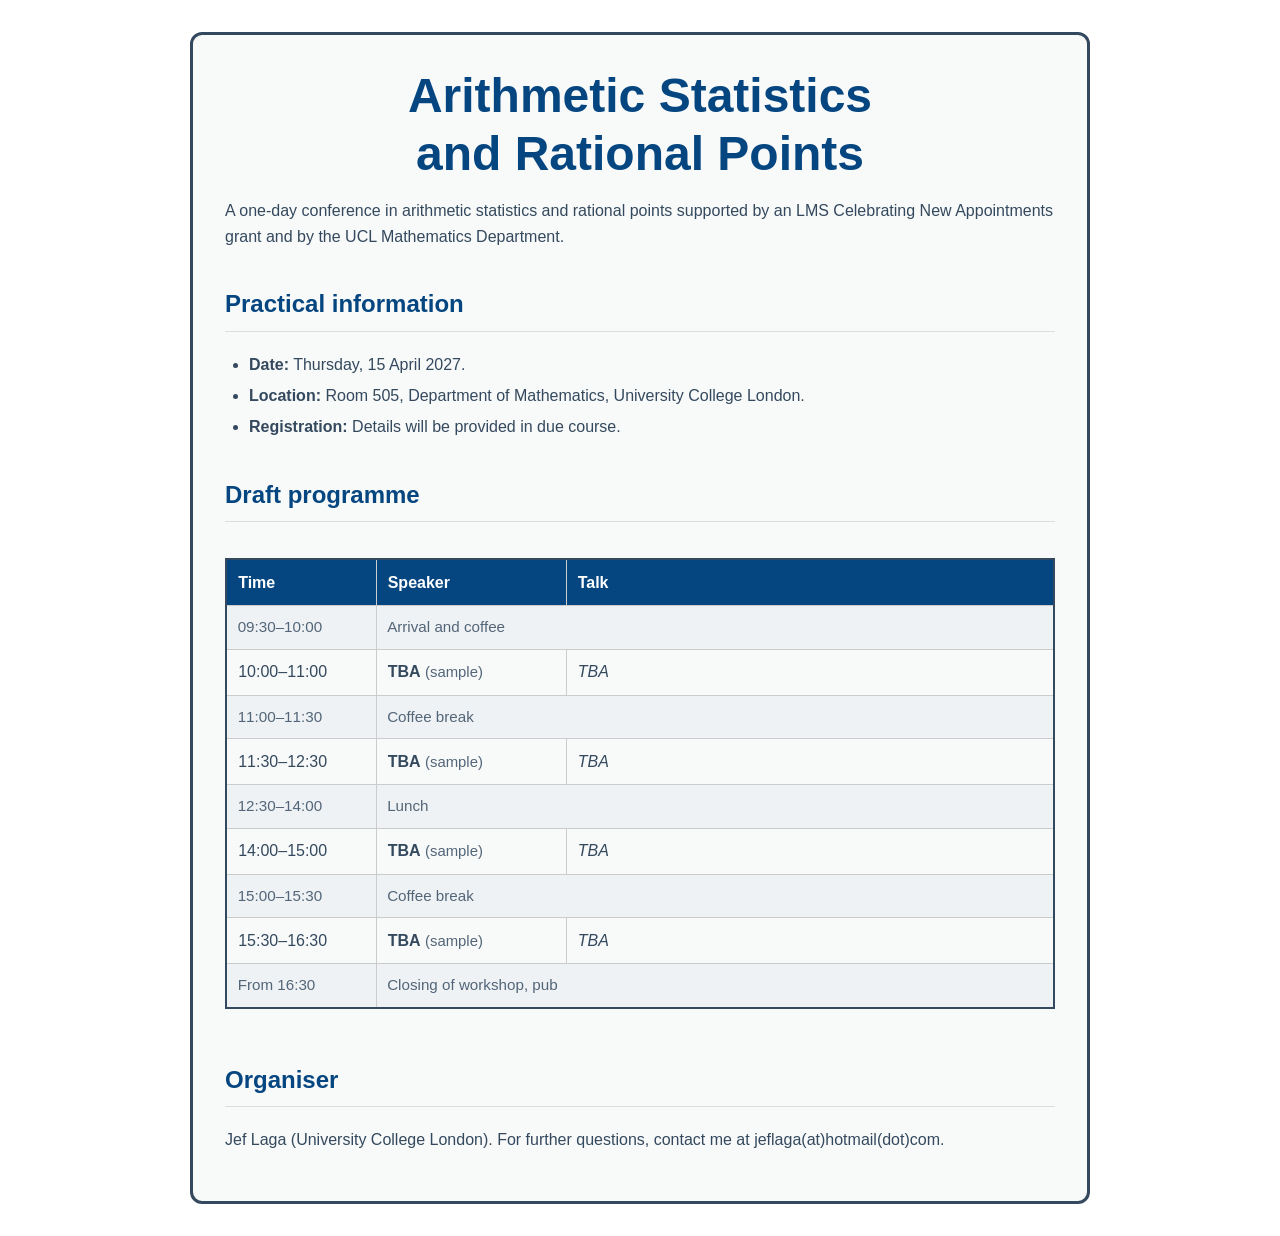
<file: lms-conference-2027/index.html>
<!DOCTYPE html>
<html lang="en-GB">
<head>
  <meta charset="utf-8">
  <meta name="viewport" content="width=device-width, initial-scale=1">
  <meta name="description" content="Arithmetic Statistics and Rational Points: a one-day mathematics workshop at University College London on Thursday 15 April 2027.">
  <meta name="author" content="Jef Laga">
  <title>Arithmetic Statistics and Rational Points — UCL, 15 April 2027</title>
  <style>
    /* Adapted to match the colours, typography and layout of jeflaga.com.
       All styling is embedded: this HTML file can be hosted on its own. */
    :root {
      --body-color: #34495e;
      --heading-color: #054680;
      --link-color: #269dc7;
      --background: #f8f9f9;
    }

    *, *::before, *::after { box-sizing: border-box; }
    html { scroll-behavior: smooth; }
    body {
      font-family: -apple-system, BlinkMacSystemFont, "Segoe UI", Roboto, sans-serif;
      color: var(--body-color);
      background-color: white;
      margin: 0;
      padding: 0;
      line-height: 1.6;
      font-size: 1rem;
    }
    #content {
      background: var(--background);
      border: 3px solid var(--body-color);
      border-radius: 12px;
      max-width: 900px;
      margin: 2rem auto;
      padding: 2rem;
    }
    .title {
      font-size: clamp(1.65rem, 5vw, 3rem);
      line-height: 1.2;
      text-align: center;
      color: var(--heading-color);
      margin: 0 0 .2em;
      text-wrap: balance;
    }
    .subtitle {
      display: block;
      margin-top: .55em;
      font-size: 1rem;
      font-weight: bold;
      line-height: 1.5;
      text-align: center;
      color: var(--body-color);
    }
    .event-date {
      text-align: center;
      font-size: 1.15rem;
      margin: 1.25rem 0 0.15rem;
    }
    .event-location { text-align: center; margin: 0 0 1.7rem; }
    h1, h2, h3, h4 { color: var(--heading-color); margin-top: 1.5em; }
    h2 { border-bottom: 1px solid #ddd; padding-bottom: .3em; }
    h3 { margin-bottom: .25em; }
    a { color: var(--link-color); text-decoration: none; }
    a:hover { text-decoration: underline; }
    a:focus-visible { outline: 3px solid var(--link-color); outline-offset: 3px; }
    .page-nav { text-align: center; font-size: .95rem; margin: 1.3rem 0; }
    .page-nav a { margin: 0 .45rem; white-space: nowrap; }
    .status-note { font-size: .93rem; color: #536578; }
    .table-scroll { width: 100%; overflow-x: auto; }
    table { width: 100%; border-collapse: collapse; margin: 1em 0; border: 2px solid var(--body-color); }
    th, td { border: 1px solid #ccc; padding: .6em .7em; text-align: left; vertical-align: top; }
    th { background-color: var(--heading-color); color: white; }
    td.time { width: 150px; white-space: nowrap; font-variant-numeric: tabular-nums; }
    td.speaker { width: 190px; }
    .break-row td { background: #eef2f4; color: #536578; font-size: .95rem; }
    .speaker-name { font-weight: 600; }
    .talk-title { font-style: italic; }
    .detail-list { padding-left: 1.5rem; }
    .detail-list li { margin: .35rem 0; }
    .footer {
      margin-top: 2.3rem;
      padding-top: .7rem;
      border-top: 1px solid #ddd;
      font-size: .85rem;
      text-align: center;
      color: #777;
    }
    @media (max-width: 940px) {
      #content { margin: 1rem; padding: 1.4rem; }
    }
    @media (max-width: 520px) {
      #content { padding: 1rem; border-width: 2px; }
      .page-nav a { display: inline-block; margin: .2rem .4rem; }
      th, td { padding: .5em; }
      table { min-width: 620px; }
    }
    @media print {
      body { color: black; }
      #content { margin: 0 auto; border: none; max-width: none; background: white; }
      .page-nav { display: none; }
      table { break-inside: avoid; }
      a { color: inherit; text-decoration: underline; }
    }
  </style>
</head>
<body>
  <main id="content">
    <header>
      <h1 class="title">Arithmetic Statistics and Rational Points
      </h1>
    </header>

      <p>
        A one-day conference in arithmetic statistics and rational points supported by an LMS Celebrating New Appointments grant and by the UCL Mathematics Department.
      </p>



      <section id="information" aria-labelledby="info-heading">
      <h2 id="info-heading">Practical information</h2>
      <ul class="detail-list">
        <li><strong>Date:</strong> Thursday, 15 April 2027.</li>
        <li><strong>Location:</strong> Room 505, Department of Mathematics, University College London.</li>
        <li><strong>Registration:</strong> Details will be provided in due course.</li>
      </ul>
    </section>
    

    <section id="programme" aria-labelledby="programme-heading">
      <h2 id="programme-heading">Draft programme</h2>

      <div class="table-scroll" role="region" aria-label="Workshop timetable" tabindex="0">
        <table>
          <thead>
            <tr><th scope="col">Time</th><th scope="col">Speaker</th><th scope="col">Talk</th></tr>
          </thead>
          <tbody>
            <tr class="break-row"><td class="time">09:30–10:00</td><td colspan="2">Arrival and coffee</td></tr>
            <tr>
              <td class="time">10:00–11:00</td>
              <td class="speaker"><span class="speaker-name">TBA</span> <span class="status-note">(sample)</span></td>
              <td><span class="talk-title">TBA</span></td>
            </tr>
            <tr class="break-row"><td class="time">11:00–11:30</td><td colspan="2">Coffee break</td></tr>
            <tr>
              <td class="time">11:30–12:30</td>
              <td class="speaker"><span class="speaker-name">TBA</span> <span class="status-note">(sample)</span></td>
              <td><span class="talk-title">TBA</span></td>
            </tr>
            <tr class="break-row"><td class="time">12:30–14:00</td><td colspan="2">Lunch</td></tr>
            <tr>
              <td class="time">14:00–15:00</td>
              <td class="speaker"><span class="speaker-name">TBA</span> <span class="status-note">(sample)</span></td>
              <td><span class="talk-title">TBA</span></td>
            </tr>
            <tr class="break-row"><td class="time">15:00–15:30</td><td colspan="2">Coffee break</td></tr>
            <tr>
              <td class="time">15:30–16:30</td>
              <td class="speaker"><span class="speaker-name">TBA</span> <span class="status-note">(sample)</span></td>
              <td><span class="talk-title">TBA</span></td>
            </tr>
            <tr class="break-row"><td class="time">From 16:30</td><td colspan="2">Closing of workshop, pub</td></tr>
          </tbody>
        </table>
      </div>
    </section>



    <section aria-labelledby="contact-heading">
      <h2 id="contact-heading">Organiser</h2>
      <p>Jef Laga (University College London). For further questions, contact me at jeflaga(at)hotmail(dot)com.</p>
    </section>

  </main>
</body>
</html>
</file>
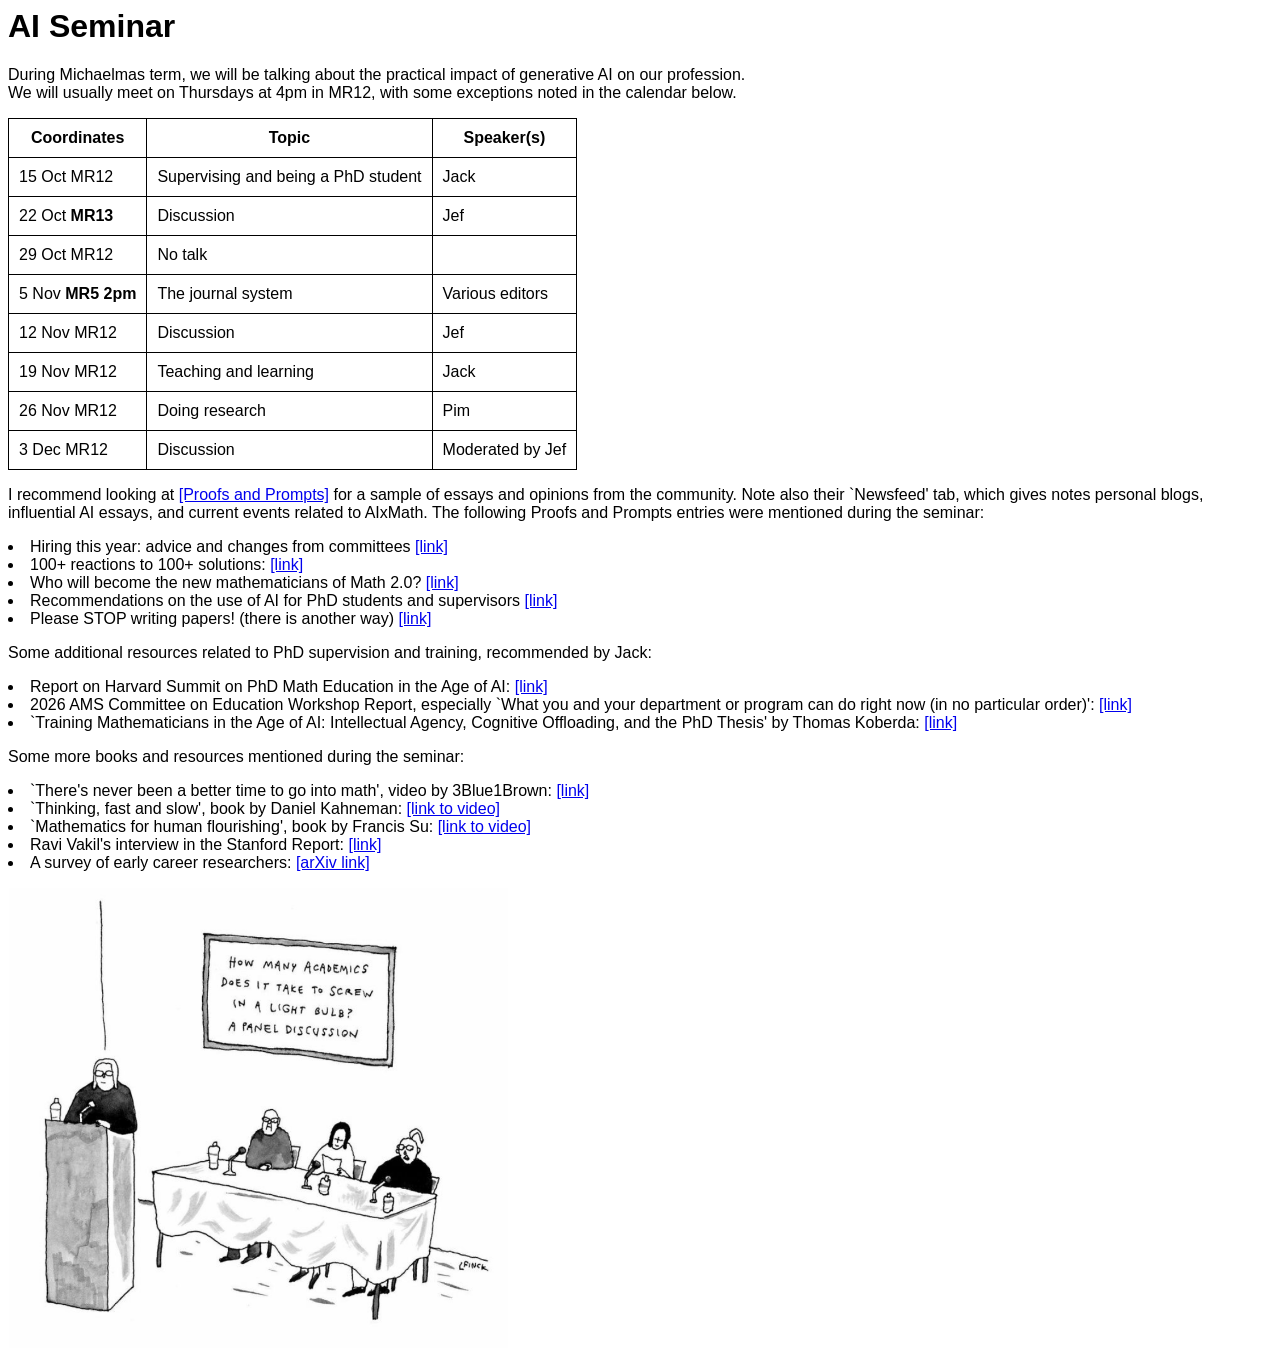
<file: aiseminar/aiseminar.html>
<html>


<style>
table, th, td {
  border:1px solid black;
  border-collapse: collapse;
  padding: 10px;
}
</style>



<body style="font-family: arial" font-size="17px">
<title>AI Seminar</title>

<p>

<h1>AI Seminar</h1>


During Michaelmas term, we will be talking about the practical impact of generative AI on our profession.
<br>We will usually meet on Thursdays at 4pm in MR12, with some exceptions noted in the calendar below.

<p>
<table>
  <tr>
    <th>Coordinates</th>
    <th>Topic</th>
    <th>Speaker(s)</th>
  </tr>
  <tr>
    <td>15 Oct MR12</td>
    <td>Supervising and being a PhD student</td>
    <td>Jack</td>
  </tr>
   <tr>
    <td>22 Oct <b>MR13</b></td>
    <td>Discussion</td>
    <td>Jef</td>
  </tr>
  <tr>
    <td>29 Oct MR12</td>
    <td>No talk</td>
    <td></td>
  </tr>
  <tr>
    <td>5 Nov <b>MR5 2pm</b></b> </td>
    <td>The journal system</td>
    <td>Various editors</td>
  </tr>
  <tr>
    <td>12 Nov MR12</td>
    <td>Discussion</td>
    <td>Jef</td>
  </tr>
<tr>
    <td>19 Nov MR12</td>
    <td>Teaching and learning</td>
    <td>Jack</td>
  </tr>
  <tr>
    <td>26 Nov MR12</td>
    <td>Doing research</td>
    <td>Pim</td>
  </tr>
  <tr>
    <td>3 Dec MR12</td>
    <td>Discussion</td></td>
    <td>Moderated by Jef</td>
  </tr>
</table>

<p>
<p>
  
I recommend looking at <a href="https://proofsandprompts.com">[Proofs and Prompts]</a> for a sample of essays and opinions from the community. 
Note also their `Newsfeed' tab, which gives notes personal blogs, influential AI essays, and current events related to AIxMath.
The following Proofs and Prompts entries were mentioned during the seminar:
<li>
  Hiring this year: advice and changes from committees <a href="https://proofsandprompts.com/2026/11/14/hiring-this-year-advice-and-changes-from-committees/">[link]</a> 
</li>
<li>
  100+ reactions to 100+ solutions: <a href="https://proofsandprompts.com/2026/10/08/100-reactions-to-100-solutions/">[link]</a> 
</li>
<li>
  Who will become the new mathematicians of Math 2.0? <a href="https://proofsandprompts.com/2026/10/20/who-will-become-the-new-mathematicians-of-math-2-0/">[link]</a> 
</li>
<li>
  Recommendations on the use of AI for PhD students and supervisors <a href="https://proofsandprompts.com/2026/10/19/recommendations-on-the-use-of-ai-for-phd-students-and-supervisors/">[link]</a> 
</li>
<li>
  Please STOP writing papers! (there is another way) <a href="https://proofsandprompts.com/2026/11/02/please-stop-writing-papers-there-is-another-way/">[link]</a> 
</li>



<p>
  
Some additional resources related to PhD supervision and training, recommended by Jack: 
<li>
Report on Harvard Summit on PhD Math Education in the Age of AI: <a href="https://cmsa.fas.harvard.edu/aimathphd_summit/">[link]</a>
</li>
<li>2026 AMS Committee on Education Workshop Report, especially `What you and your department or program can do right now (in no particular order)': 
  <a href="https://www.ams.org/about-us/governance/committees/2026CoEWorkshop/">[link]</a>  </li>
<li>
  `Training Mathematicians in the Age of AI: Intellectual Agency, Cognitive Offloading, and the PhD Thesis' by Thomas Koberda: 
  <a href="https://arxiv.org/abs/2609.28140">[link]</a>
</li>

  <p>
  <p>

Some more books and resources mentioned during the seminar:
<li>
  `There's never been a better time to go into math', video by 3Blue1Brown: <a href="https://www.youtube.com/watch?v=LKrwhjOI8Nc">[link]</a>
</li>
<li>
  `Thinking, fast and slow', book by Daniel Kahneman: <a href="https://en.wikipedia.org/wiki/Thinking,_Fast_and_Slow">[link to video]</a>
</li>
<li>
  `Mathematics for human flourishing', book by Francis Su: <a href="https://yalebooks.co.uk/book/9780300258516/mathematics-for-human-flourishing/">[link to video]</a>
</li>
<li> 
   Ravi Vakil's interview in the Stanford Report: <a href="https://news.stanford.edu/stories/2026/11/ai-math-ravi-vakil">[link]</a>  
</li>
<li>
  A survey of early career researchers: <a href="https://arxiv.org/abs/2610.40584">[arXiv link]</a>
</li>

  
<p><img src="lightbulb.png" align="center" width="500px" />
</p>


  
</body>


</html>
</file>
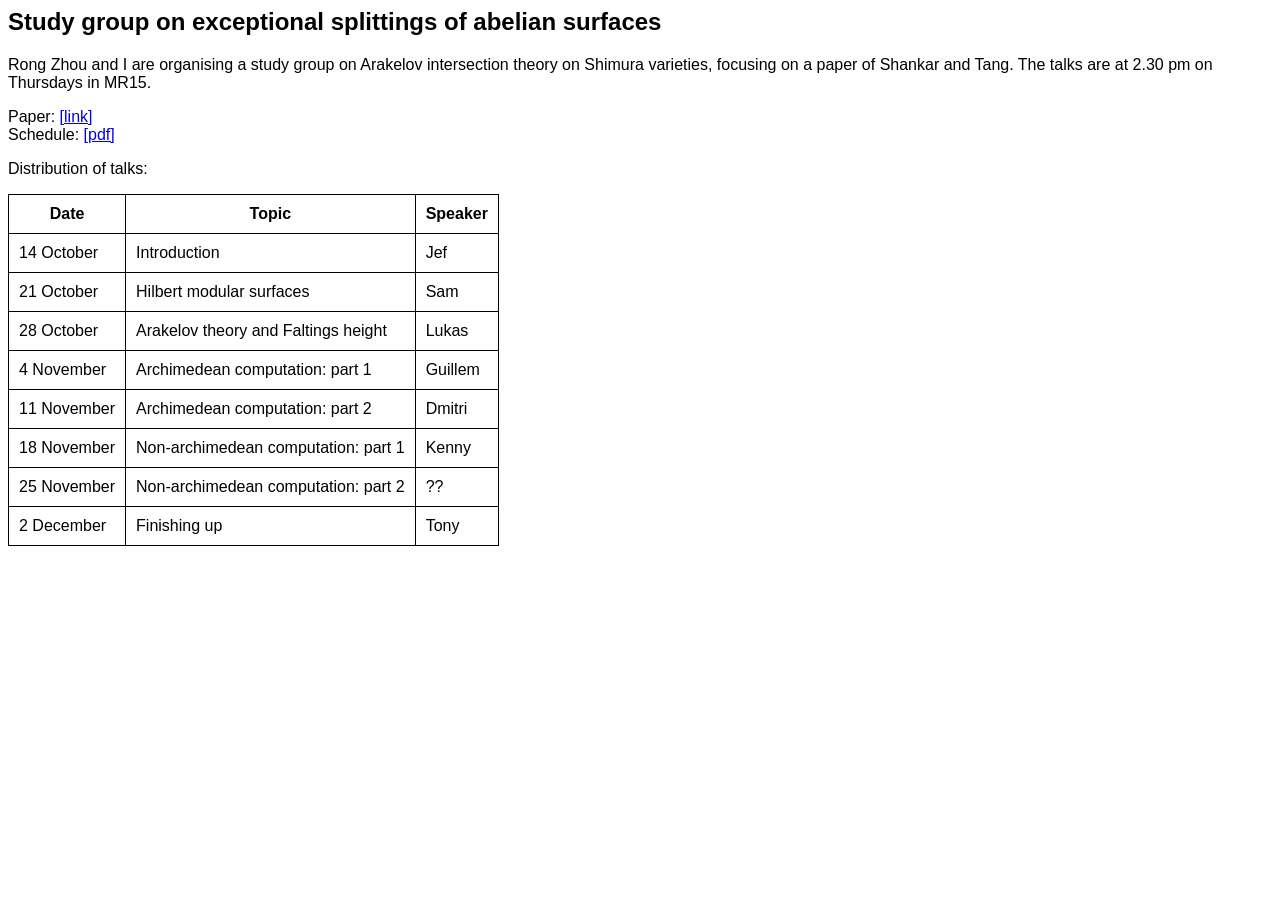
<file: arakelovshimura/arakelovshimura.html>
<html>



<style>
table, th, td {
  border:1px solid black;
  border-collapse: collapse;
  padding: 10px;
}
</style>


<body style="font-family: arial" font-size="15px">
<title>Exceptional splittings of abelian surfaces</title>






<h2>Study group on exceptional splittings of abelian surfaces</h2>



Rong Zhou and I are organising a study group on Arakelov intersection theory on Shimura varieties, focusing on a paper of Shankar and Tang.
The talks are at 2.30 pm on Thursdays in MR15.

<p> Paper: <a href="https://projecteuclid.org/journals/duke-mathematical-journal/volume-169/issue-3/Exceptional-splitting-of-reductions-of-abelian-surfaces/10.1215/00127094-2019-0046.full">[link]</a>
<br> Schedule: <a href="arakelovschedule.pdf">[pdf]</a> 


<p> Distribution of talks:

<p>
<table>
  <tr>
    <th>Date</th>
    <th>Topic</th>
    <th>Speaker</th>
  </tr>
  <tr>
    <td>14 October</td>
    <td>Introduction</td>
    <td>Jef</td>
  </tr>
   <tr>
    <td>21 October</td>
    <td>Hilbert modular surfaces</td>
    <td>Sam</td>
  </tr>
  <tr>
    <td>28 October</td>
    <td>Arakelov theory and Faltings height</td>
    <td>Lukas</td>
  </tr>
  <tr>
    <td>4 November</td>
    <td>Archimedean computation: part 1</td>
    <td>Guillem</td>
  </tr>
  <tr>
    <td>11 November</td>
    <td>Archimedean computation: part 2</td>
    <td>Dmitri</td>
  </tr>
<tr>
    <td>18 November</td>
    <td>Non-archimedean computation: part 1</td>
    <td>Kenny</td>
  </tr>
  <tr>
    <td>25 November</td>
    <td>Non-archimedean computation: part 2</td>
    <td>??</td>
  </tr>
  <tr>
    <td>2 December</td>
    <td>Finishing up</td>
    <td>Tony</td>
  </tr>
</table>


</body>


</html>
</file>
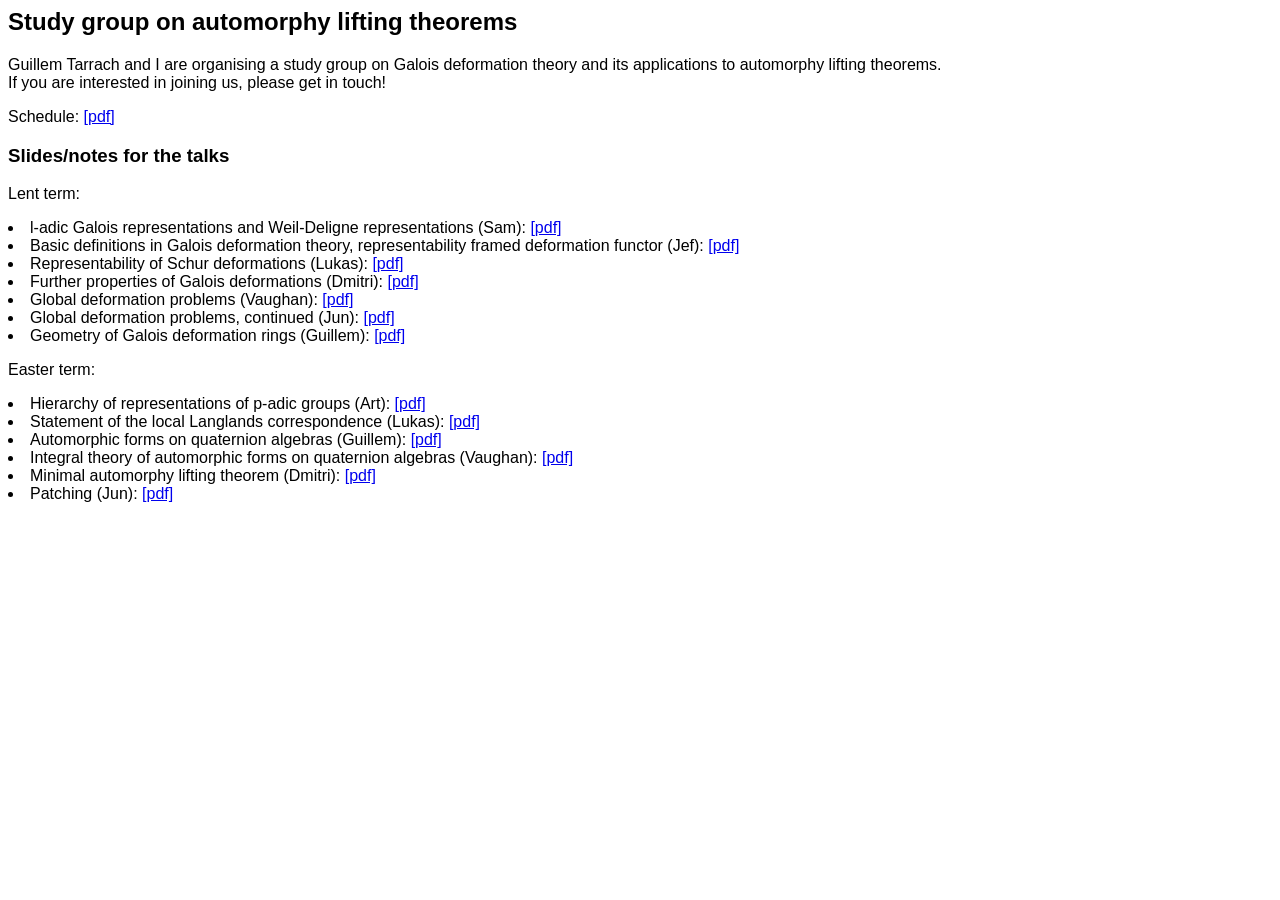
<file: automorphylifting/automorphylifting.html>
<html>






<body style="font-family: arial" font-size="15px">
<title>Automorphy lifting study group</title>






<h2>Study group on automorphy lifting theorems</h2>



Guillem Tarrach and I are organising a study group on Galois deformation theory and its applications to automorphy lifting theorems.
<br> If you are interested in joining us, please get in touch!
<p> Schedule: <a href="ALTschedule.pdf">[pdf]</a> 

<h3> Slides/notes for the talks </h3>

<p> Lent term:



<li>
l-adic Galois representations and Weil-Deligne representations (Sam): <a href="1-Sam.pdf">[pdf]</a>
</li>

<li>
Basic definitions in Galois deformation theory, representability framed deformation functor (Jef): <a href="2-Jef.pdf">[pdf]</a>
</li>

<li>
Representability of Schur deformations (Lukas): <a href="3-Lukas.pdf">[pdf]</a>
</li>

<li>
Further properties of Galois deformations (Dmitri): <a href="4-Dmitri.pdf">[pdf]</a>
</li>

<li>
Global deformation problems (Vaughan): <a href="5-Vaughan.pdf">[pdf]</a>
</li>

<li>
Global deformation problems, continued (Jun): <a href="6-Jun.pdf">[pdf]</a>
</li>

<li>
Geometry of Galois deformation rings (Guillem): <a href="7-Guillem.pdf">[pdf]</a>
</li>

<p> Easter term:

<li>
Hierarchy of representations of p-adic groups (Art): <a href="9-Art.pdf">[pdf]</a>
</li>

<li>
Statement of the local Langlands correspondence (Lukas): <a href="10-Lukas.pdf">[pdf]</a>
</li>

<li>
Automorphic forms on quaternion algebras (Guillem): <a href="11-Guillem.pdf">[pdf]</a>
</li>

<li>
Integral theory of automorphic forms on quaternion algebras (Vaughan): <a href="12-Vaughan.pdf">[pdf]</a>
</li>

<li>
Minimal automorphy lifting theorem (Dmitri): <a href="13-Dmitri.pdf">[pdf]</a>
</li>

<li>
Patching (Jun): <a href="14-Jun.pdf">[pdf]</a>
</li>


</body>


</html>
</file>
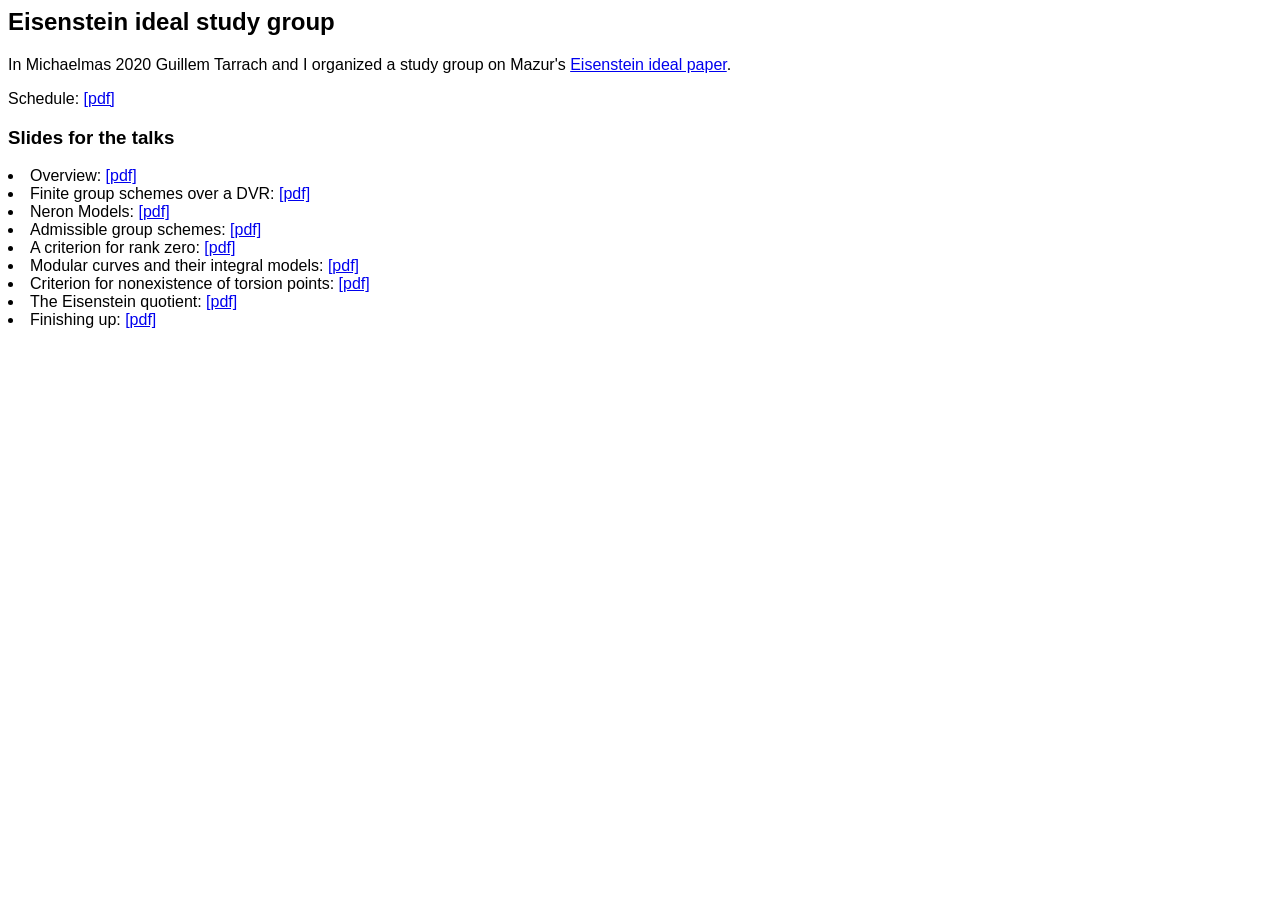
<file: mazur/mazur.html>
<html>






<body style="font-family: arial" font-size="15px">
<title>Eisenstein ideal study group</title>






<h2>Eisenstein ideal study group</h2>



In Michaelmas 2020 Guillem Tarrach and I organized a study group on Mazur's <a href="http://www.numdam.org/item/PMIHES_1977__47__33_0/">Eisenstein ideal paper</a>. 
<p> Schedule: <a href="ReadingGroupSchedule.pdf">[pdf]</a> 

<h3> Slides for the talks </h3>

<li>
Overview: <a href="1.Overview.pdf">[pdf]</a>
</li>
<li>
Finite group schemes over a DVR: <a href="2.FinitegroupschemesDVR.pdf">[pdf]</a>
</li>
<li>
Neron Models: <a href="3.NeronModels.pdf">[pdf]</a>
</li>
<li>
Admissible group schemes: <a href="4.Admissiblegroups.pdf">[pdf]</a>
</li>
<li>
A criterion for rank zero: <a href="5.Criterionrankzero.pdf">[pdf]</a>
</li>
<li>
Modular curves and their integral models: <a href="6.Modularcurves.pdf">[pdf]</a>
</li>
<li>
Criterion for nonexistence of torsion points: <a href="7.ProoftheoremA.pdf">[pdf]</a>
</li>
<li>
The Eisenstein quotient: <a href="8.TheEisensteinquotient.pdf">[pdf]</a>
</li>
<li>
Finishing up: <a href="9.Finishingup.pdf">[pdf]</a>
</li>




</body>


</html>
</file>
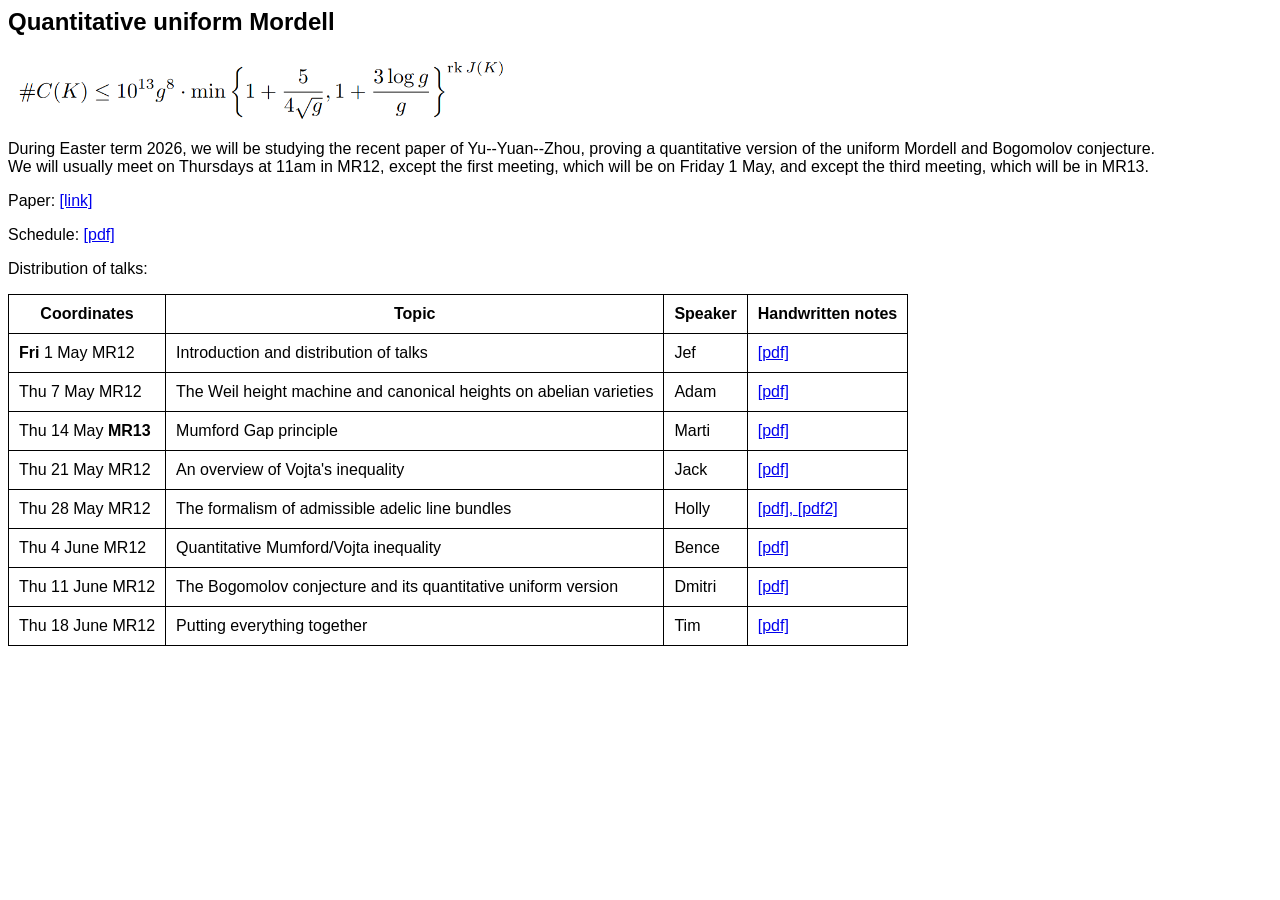
<file: mordell/mordell.html>
<html>


<style>
table, th, td {
  border:1px solid black;
  border-collapse: collapse;
  padding: 10px;
}
</style>



<body style="font-family: arial" font-size="15px">
<title>Quantitative uniform Mordell</title>






<h2>Quantitative uniform Mordell</h2>

<p><img src="equation.png" align="center" width="500px" />
</p>


During Easter term 2026, we will be studying the recent paper of Yu--Yuan--Zhou, proving a quantitative version of the uniform Mordell and Bogomolov conjecture.
<br>We will usually meet on Thursdays at 11am in MR12, except the first meeting, which will be on Friday 1 May, and except the third meeting, which will be in MR13.

<p> Paper: <a href="https://arxiv.org/abs/2602.01820">[link]</a>

<p> Schedule: <a href="schedule.pdf">[pdf]</a>



<p> Distribution of talks:

<p>
<table>
  <tr>
    <th>Coordinates</th>
    <th>Topic</th>
    <th>Speaker</th>
    <th>Handwritten notes</th>
  </tr>
  <tr>
    <td><b>Fri</b> 1 May MR12</td>
    <td>Introduction and distribution of talks</td>
    <td>Jef</td>
    <td><a href="talk1.pdf">[pdf]</a></td>
  </tr>
   <tr>
    <td>Thu 7 May MR12</td>
    <td>The Weil height machine and canonical heights on abelian varieties</td>
    <td>Adam</td>
    <td><a href="talk2.pdf">[pdf]</a></td>
  </tr>
  <tr>
    <td>Thu 14 May <b>MR13</b></td>
    <td>Mumford Gap principle</td>
    <td>Marti</td>
    <td><a href="talk3.pdf">[pdf]</a></td>
  </tr>
  <tr>
    <td>Thu 21 May MR12</td>
    <td>An overview of Vojta's inequality</td>
    <td>Jack</td>
    <td><a href="talk4.pdf">[pdf]</a></td>
  </tr>
  <tr>
    <td>Thu 28 May MR12</td>
    <td>The formalism of admissible adelic line bundles</td>
    <td>Holly</td>
    <td><a href="talk5.pdf">[pdf], <a href="talk5bis.pdf">[pdf2]</a></td>
  </tr>
<tr>
    <td>Thu 4 June MR12</td>
    <td>Quantitative Mumford/Vojta inequality</td>
    <td>Bence</td>
    <td><a href="talk6.pdf">[pdf]</a></td> 
  </tr>
  <tr>
    <td>Thu 11 June MR12</td>
    <td>The Bogomolov conjecture and its quantitative uniform version</td>
    <td>Dmitri</td>
    <td><a href="talk7.pdf">[pdf]</a></td> 
  </tr>
  <tr>
    <td>Thu 18 June MR12</td>
    <td>Putting everything together</td>
    <td>Tim</td>
    <td><a href="talk8.pdf">[pdf]</a></td>
  </tr>
</table>


</body>


</html>
</file>
